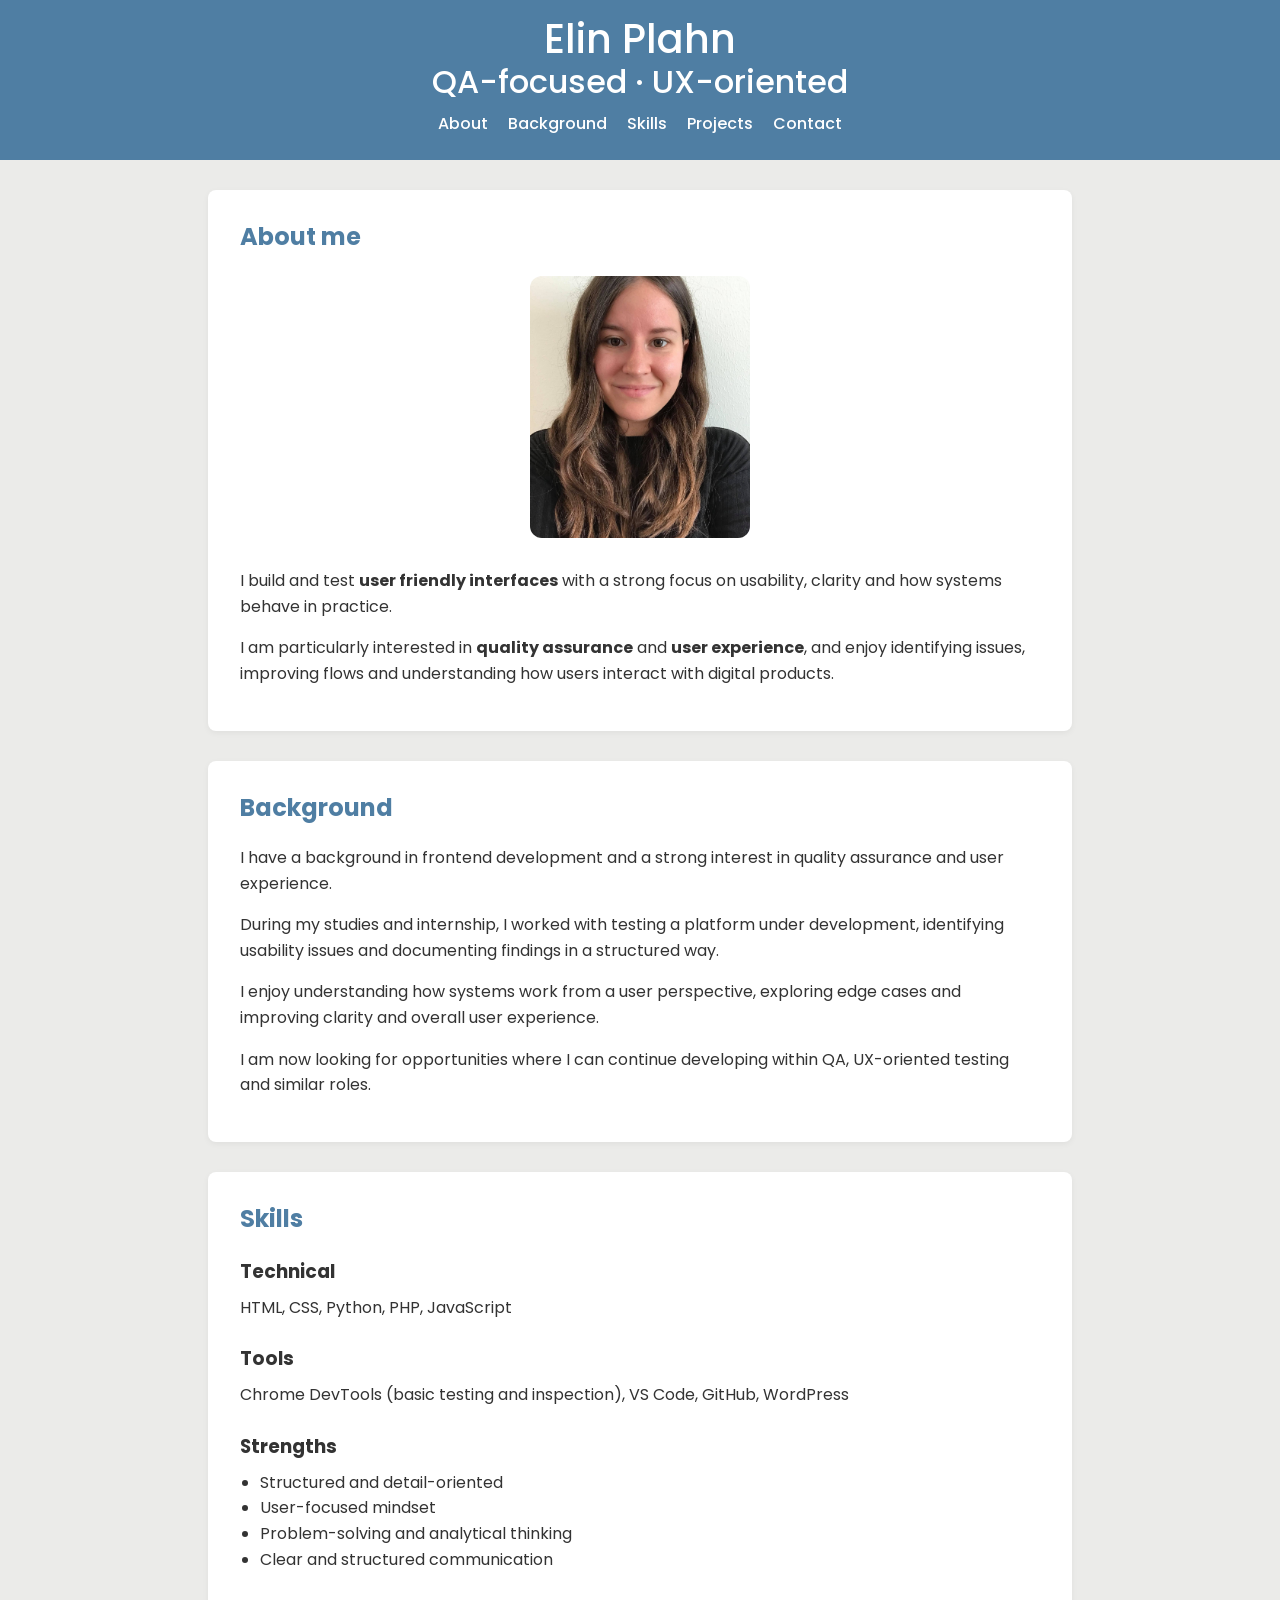
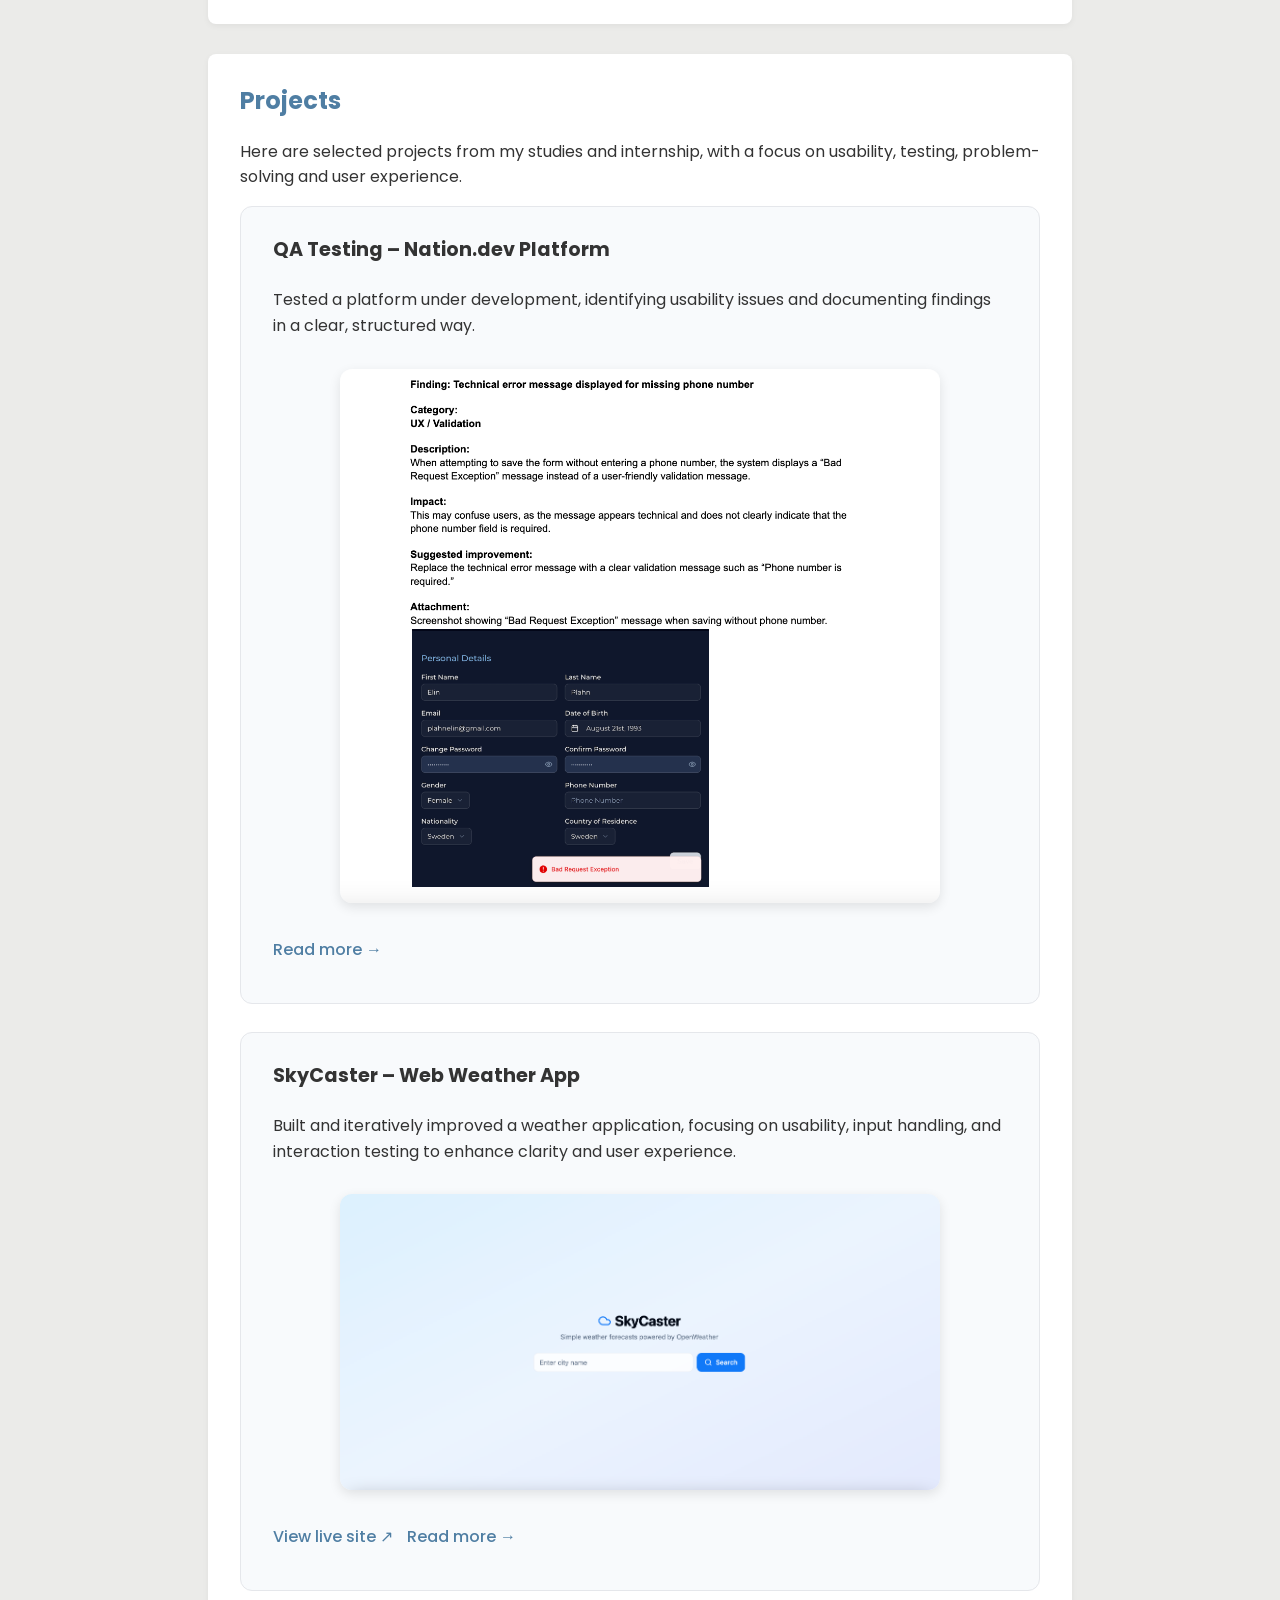
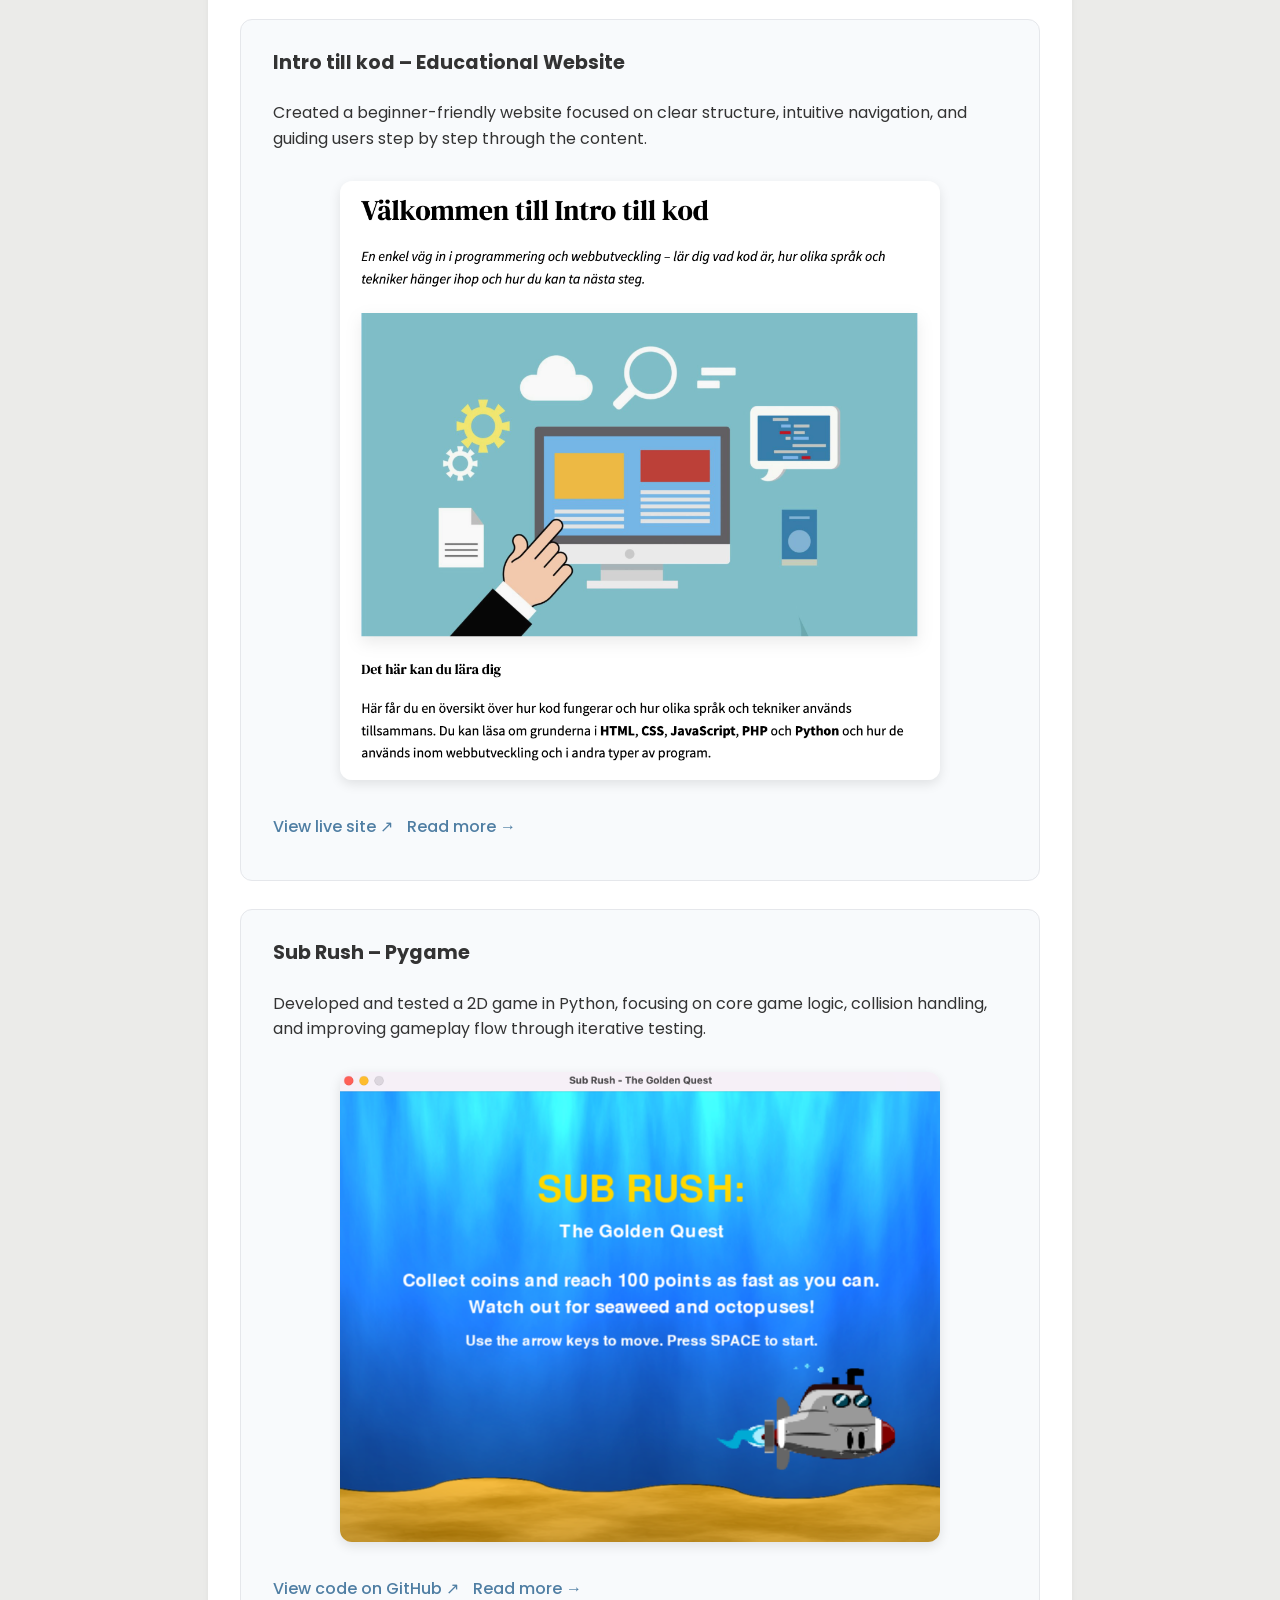
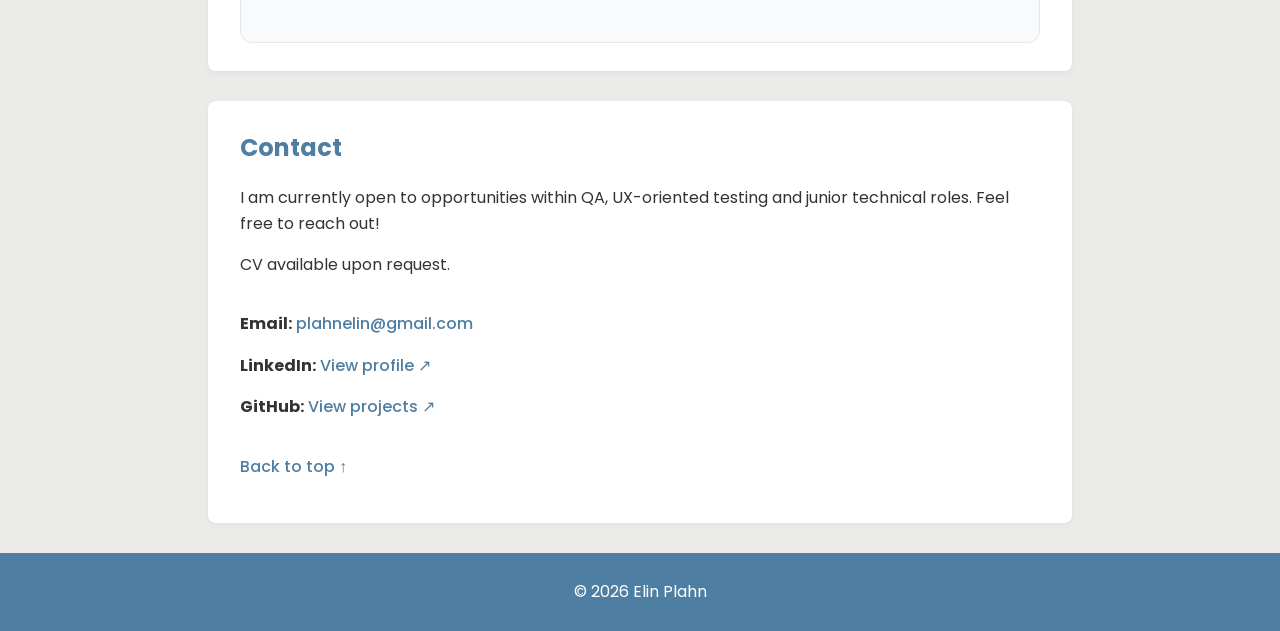
<file: index.html>
<!DOCTYPE html>
<html lang="en">
  <head>
    <meta charset="UTF-8">
    <meta name="viewport" content="width=device-width, initial-scale=1.0">
    <title>Elin Plahn | QA & UX</title>
    <link href="https://fonts.googleapis.com/css2?family=Poppins:wght@400;500;600&display=swap" rel="stylesheet">
    <link rel="stylesheet" href="css/index.css">
  </head>
  <body id="top">
    <header>
      <h1>
        <a href="#top">
          Elin Plahn 
          <span class="subtitle">QA-focused · UX-oriented</span>
        </a>
      </h1>
      <nav>
        <a href="#about">About</a>
        <a href="#background">Background</a>
        <a href="#skills">Skills</a>
      
        <div class="dropdown">
          <a href="#projects" class="dropbtn">Projects</a>
          <div class="dropdown-content">
            <a href="qa.html">QA Case</a>
            <a href="weather.html">Weather App</a>
            <a href="intro.html">Intro till kod</a>
            <a href="subrush.html">Sub Rush</a>
          </div>
        </div>
        <a href="#contact">Contact</a>
      </nav>
    </header>

    <div class="container">
      <section id="about">
        <h2>About me</h2>
        <img src="images/elinplahn.jpg" alt="Profile photo of Elin Plahn" class="profile-image">
        <p>I build and test <strong>user friendly interfaces</strong> with a strong focus on usability, clarity and how systems behave in practice.

        <p>I am particularly interested in <strong>quality assurance</strong> and <strong>user experience</strong>, and enjoy identifying issues, improving flows and understanding how users interact with digital products.</p>
      </section>
    </div>
    
    <div class="container">
      <section id="background">
        <h2>Background</h2>

        <p>I have a background in frontend development and a strong interest in quality assurance and user experience.</p>

        <p>During my studies and internship, I worked with testing a platform under development, identifying usability issues and documenting findings in a structured way.</p>

        <p>I enjoy understanding how systems work from a user perspective, exploring edge cases and improving clarity and overall user experience.</p>

        <p>I am now looking for opportunities where I can continue developing within QA, UX-oriented testing and similar roles.</p>
      </section>
    </div>

    <div class="container">
      <section id="skills">
        <h2>Skills</h2>
      
        <div class="skills-group">
          <h3>Technical</h3>
          <p>HTML, CSS, Python, PHP, JavaScript</p>
        </div>
      
        <div class="skills-group">
          <h3>Tools</h3>
          <p>Chrome DevTools (basic testing and inspection), VS Code, GitHub, WordPress</p>
        </div>
      
        <div class="skills-group">
          <h3>Strengths</h3>
          <ul>
            <li>Structured and detail-oriented</li>
            <li>User-focused mindset</li>
            <li>Problem-solving and analytical thinking</li>
            <li>Clear and structured communication</li>
          </ul>
        </div>
      </section>
    </div>
    
    <div class="container"> 
      <section id="projects">
        <h2>Projects</h2>
        <p>Here are selected projects from my studies and internship, with a focus on usability, testing, problem-solving and user experience.</p>

        <div class="projects-grid">
    
          <div class="project-card">
            <h3>QA Testing – Nation.dev Platform</h3>
            
            <p>Tested a platform under development, identifying usability issues and documenting findings in a clear, structured way.</p>

            <img src="images/qa-bad-request-error.png" alt="Technical error message shown instead of user-friendly validation feedback" class="project-image">

            <div class="project-links">
              <a href="qa.html" class="project-link">Read more →</a>
            </div>

          </div>

          <div class="project-card">
            <h3>SkyCaster – Web Weather App</h3>
            
            <p>Built and iteratively improved a weather application, focusing on usability, input handling, and interaction testing to enhance clarity and user experience.</p>

            <img src="images/skycaster-screenshot.png" alt="Screenshot of the SkyCaster weather app" class="project-image">

            <div class="project-links">
              <a href="https://sky-caster.lovable.app/" target="_blank" class="project-link">View live site ↗</a>
              <a href="weather.html" class="project-link">Read more →</a>
            </div>

          </div>

          <div class="project-card">
            <h3>Intro till kod – Educational Website</h3>

            <p>Created a beginner-friendly website focused on clear structure, intuitive navigation, and guiding users step by step through the content.</p>

            <img src="images/intro-screenshot.png" alt="Screenshot of the Intro till kod website" class="project-image">

            <div class="project-links">
              <a href="https://introtillkod.ct.ws/" target="_blank" class="project-link">View live site ↗</a>
              <a href="intro.html" class="project-link">Read more →</a>
            </div>
          
          </div>

          <div class="project-card">
            <h3>Sub Rush – Pygame</h3>

            <p>Developed and tested a 2D game in Python, focusing on core game logic, collision handling, and improving gameplay flow through iterative testing.</p>
            
            <img src="images/sub-rush-menu.png" alt="Gameplay showing submarine collecting coins and avoiding enemies" class="project-image">

            <div class="project-links">
              <a href="https://github.com/Eplahn/sub-rush-pygame" target="_blank" class="project-link">View code on GitHub ↗</a>
              <a href="subrush.html" class="project-link">Read more →</a>
            </div>

          </div>
    
        </div>
      </section>
    </div>

    <div class="container">
      <section id="contact">
        <h2>Contact</h2>
      
        <p>I am currently open to opportunities within QA, UX-oriented testing and junior technical roles. Feel free to reach out!</p>
      
        <p>CV available upon request.</p>
      
        <div class="contact-links">
          <p>
            <strong>Email:</strong>
            <a href="mailto:plahnelin@gmail.com">plahnelin@gmail.com</a>
          </p>
      
          <p>
            <strong>LinkedIn:</strong>
            <a href="https://www.linkedin.com/in/elin-plahn/" target="_blank">View profile ↗</a>
          </p>
      
          <p>
            <strong>GitHub:</strong>
            <a href="https://github.com/Eplahn" target="_blank">View projects ↗</a>
          </p>
        </div>
      
        <p class="back-link">
          <a href="#top">Back to top ↑</a>
        </p>
      </section>
    </div>
    
    <footer>
        <p>© 2026 Elin Plahn</p>
    </footer>
  </body>
</html>
</file>
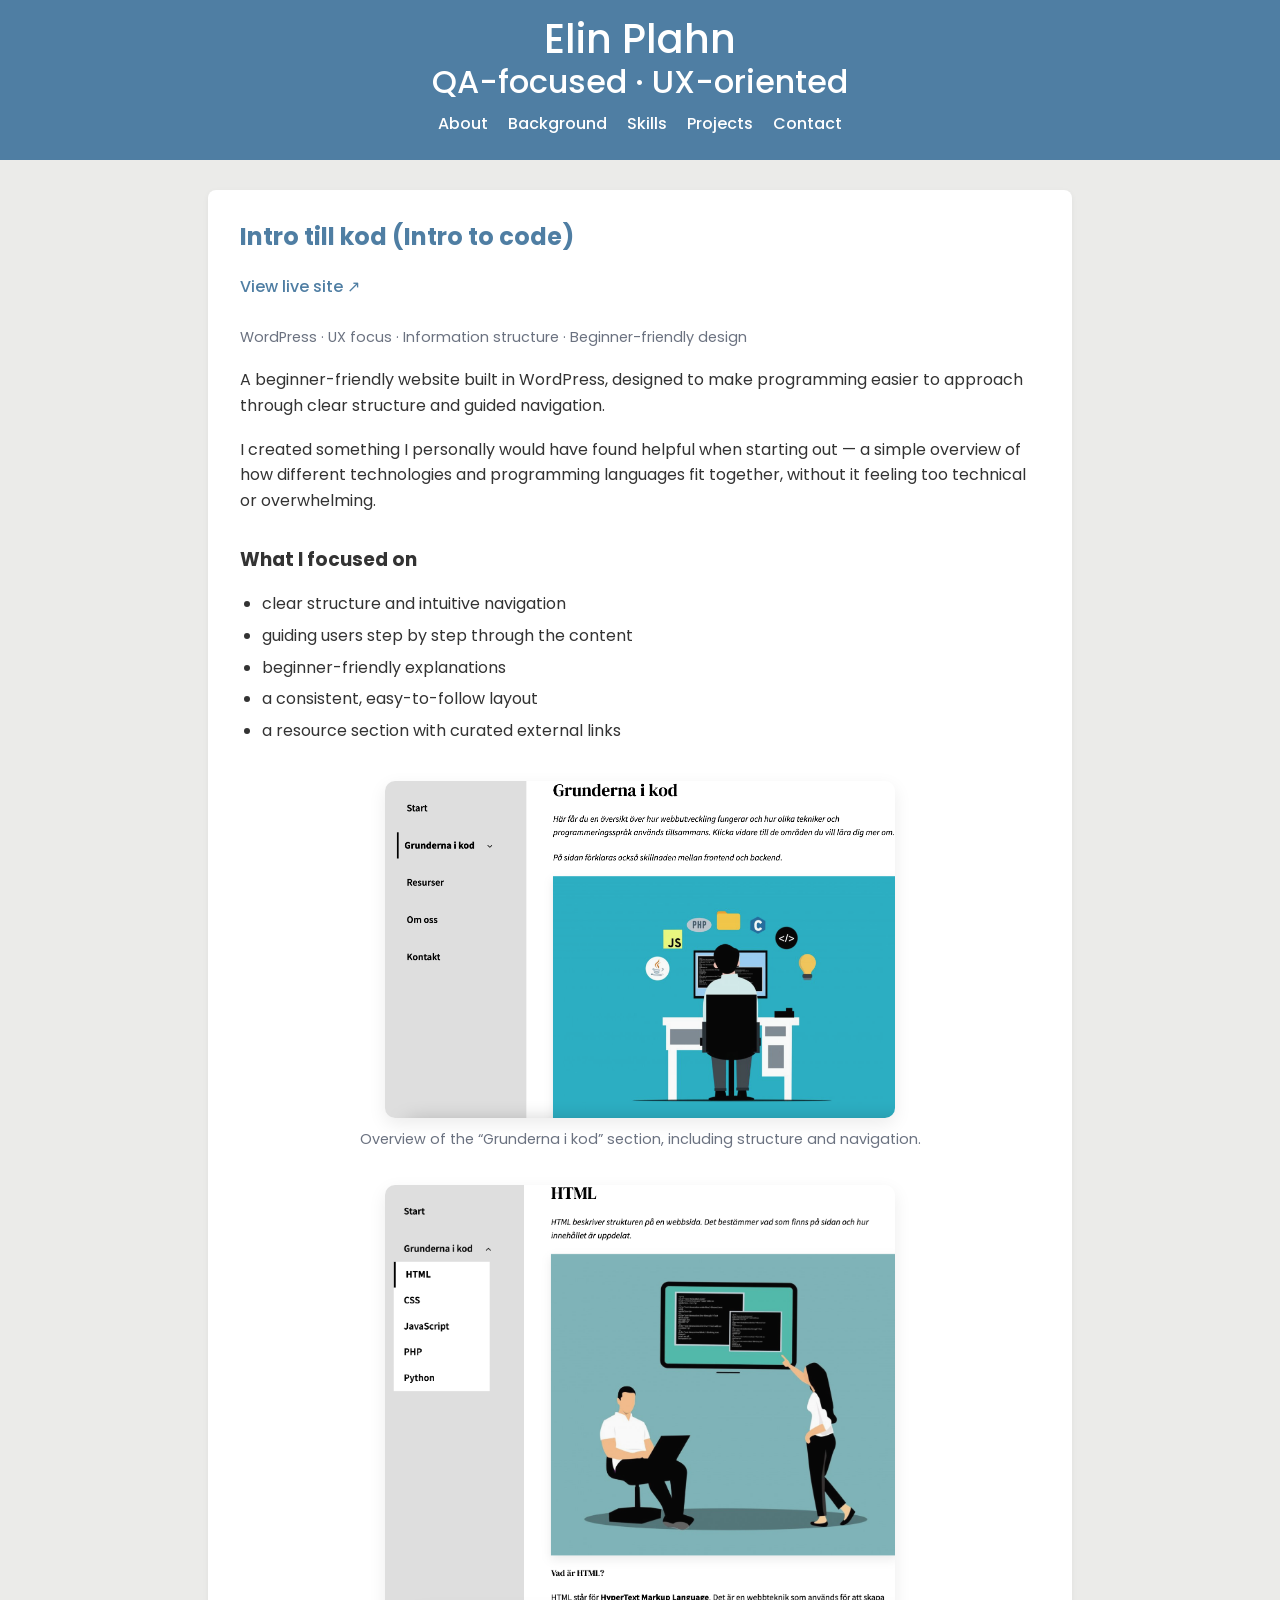
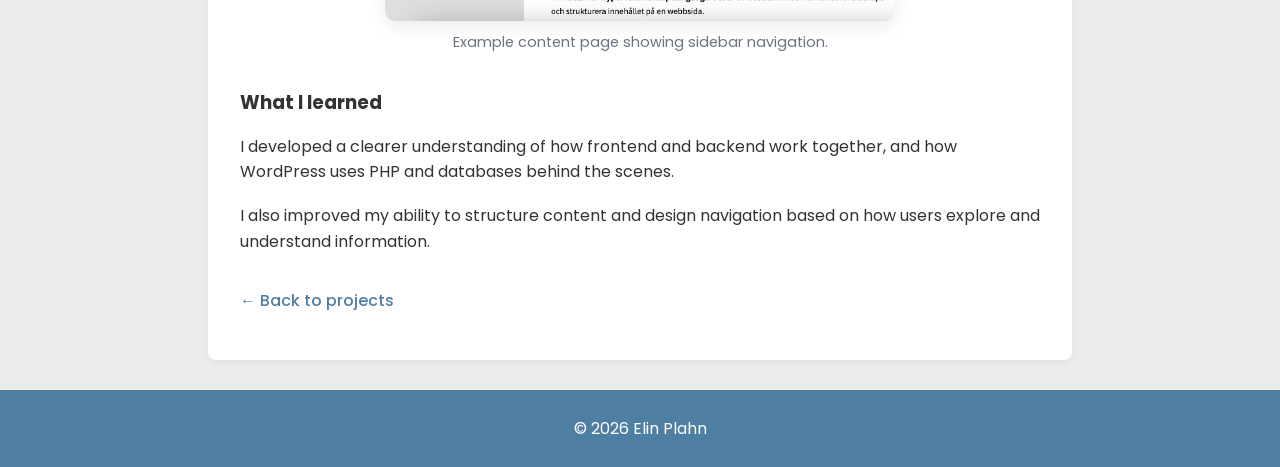
<file: intro.html>
<!DOCTYPE html>
<html lang="en">
  <head>
    <meta charset="UTF-8">
    <meta name="viewport" content="width=device-width, initial-scale=1.0">
    <title>Elin Plahn | QA & UX</title>
    <link href="https://fonts.googleapis.com/css2?family=Poppins:wght@400;500;600&display=swap" rel="stylesheet">
    <link rel="stylesheet" href="css/index.css">
  </head>
  <body id="top">
    <header>
      <h1>
        <a href="index.html#top">
          Elin Plahn 
          <span class="subtitle">QA-focused · UX-oriented</span>
        </a>
      </h1>
      <nav>
        <a href="index.html#about">About</a>
        <a href="index.html#background">Background</a>
        <a href="index.html#skills">Skills</a>
      
        <div class="dropdown">
          <a href="index.html#projects" class="dropbtn">Projects</a>
          <div class="dropdown-content">
            <a href="qa.html">QA Case</a>
            <a href="weather.html">Weather App</a>
            <a href="intro.html">Intro till kod</a>
            <a href="subrush.html">Sub Rush</a>
          </div>
        </div>
      
        <a href="index.html#contact">Contact</a>
      </nav>
    </header>
     
    <div class="container">
      <section id="intro">
        <h2>Intro till kod (Intro to code)</h2>

        <div>
          <a href="https://introtillkod.ct.ws/" target="_blank" class="go-to-link">
            View live site ↗</a>
        </div>

        <p class="project-meta">WordPress · UX focus · Information structure · Beginner-friendly design</p>

        <p>A beginner-friendly website built in WordPress, designed to make programming easier to approach through clear structure and guided navigation.</p>

        <p>I created something I personally would have found helpful when starting out — a simple overview of how different technologies and programming languages fit together, without it feeling too technical or overwhelming.</p>

        <h3>What I focused on</h3>
        <ul>
          <li>clear structure and intuitive navigation</li>
          <li>guiding users step by step through the content</li>
          <li>beginner-friendly explanations</li>
          <li>a consistent, easy-to-follow layout</li>
          <li>a resource section with curated external links</li>
        </ul>

        <figure class="project-figure">
          <img src="images/grunderna-screenshot.png" alt="Overview of the Grunderna i kod page" class="project-detail-image">
          <figcaption>Overview of the “Grunderna i kod” section, including structure and navigation.</figcaption>
        </figure>

        <figure class="project-figure">
          <img src="images/html-screenshot.png" alt="Example of the HTML page" class="project-detail-image">
          <figcaption>Example content page showing sidebar navigation.</figcaption>
        </figure>

        <h3>What I learned</h3>
        <p>I developed a clearer understanding of how frontend and backend work together, and how WordPress uses PHP and databases behind the scenes.</p>

        <p>I also improved my ability to structure content and design navigation based on how users explore and understand information.</p>

        <p class="back-link">
          <a href="index.html#projects">← Back to projects</a>
        </p>
      </section>
    </div>

    <footer>
        <p>© 2026 Elin Plahn</p>
    </footer>
  </body>
</html>
</file>
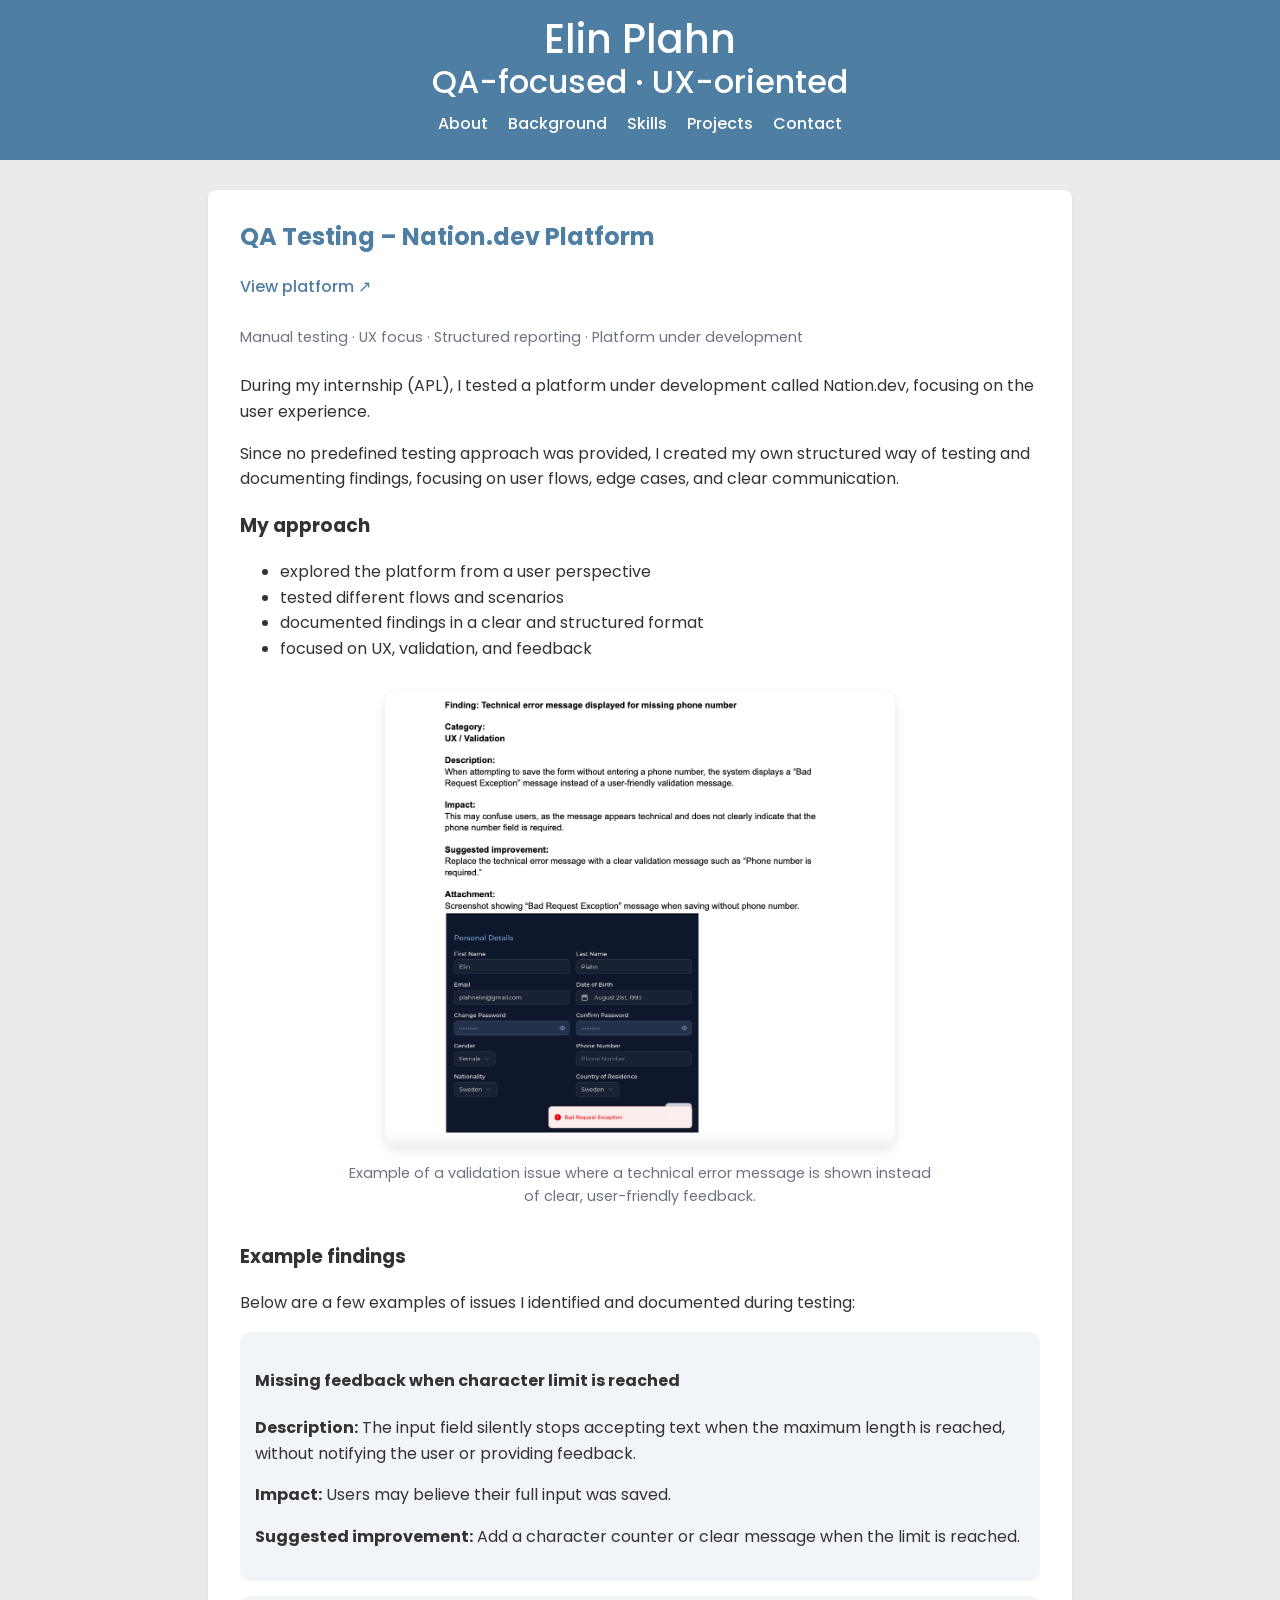
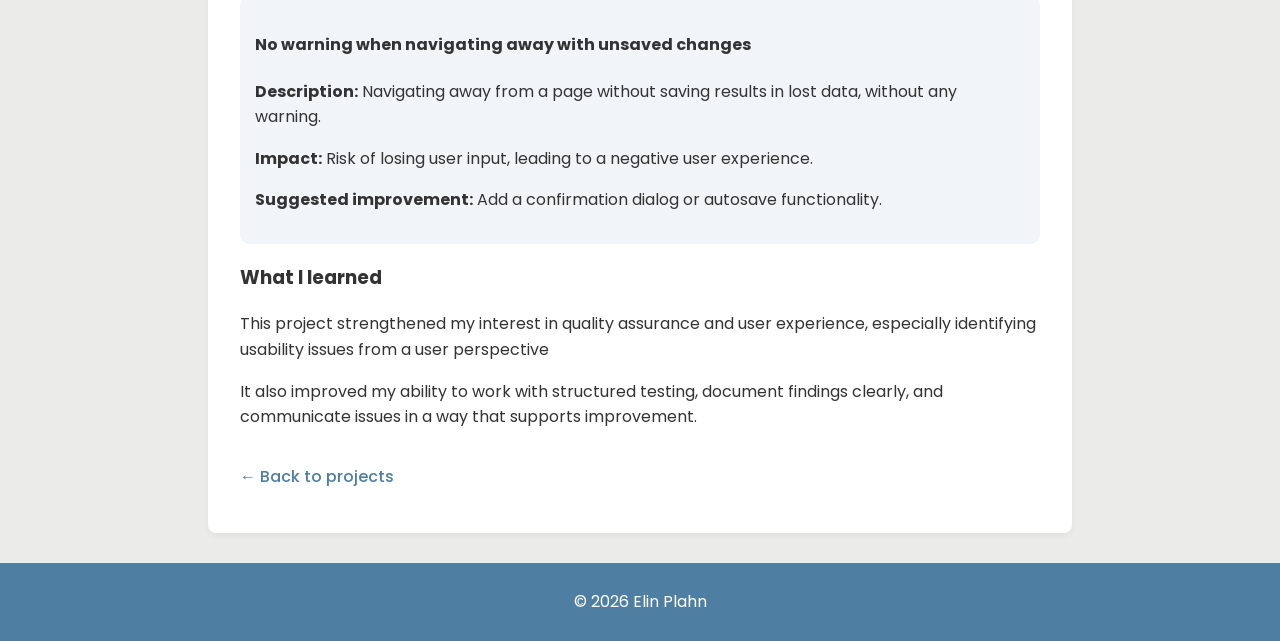
<file: qa.html>
<!DOCTYPE html>
<html lang="en">
  <head>
    <meta charset="UTF-8">
    <meta name="viewport" content="width=device-width, initial-scale=1.0">
    <title>Elin Plahn | QA & UX</title>
    <link href="https://fonts.googleapis.com/css2?family=Poppins:wght@400;500;600&display=swap" rel="stylesheet">
    <link rel="stylesheet" href="css/index.css">
  </head>
  <body id="top">
    <header>
      <h1>
        <a href="index.html#top">
          Elin Plahn 
          <span class="subtitle">QA-focused · UX-oriented</span>
        </a>
      </h1>
      <nav>
        <a href="index.html#about">About</a>
        <a href="index.html#background">Background</a>
        <a href="index.html#skills">Skills</a>
      
        <div class="dropdown">
          <a href="index.html#projects" class="dropbtn">Projects</a>
          <div class="dropdown-content">
            <a href="qa.html">QA Case</a>
            <a href="weather.html">Weather App</a>
            <a href="intro.html">Intro till kod</a>
            <a href="subrush.html">Sub Rush</a>
          </div>
        </div>
      
        <a href="index.html#contact">Contact</a>
      </nav>
    </header>

    <div class="container">
      <section class="project-detail">

        <h2>QA Testing – Nation.dev Platform</h2>
      
        <div>
          <a href="https://nation.dev" target="_blank" class="go-to-link">
            View platform ↗
          </a>
        </div>
      
        <p class="project-meta">Manual testing · UX focus · Structured reporting · Platform under development</p>

        <p>During my internship (APL), I tested a platform under development called Nation.dev, focusing on the user experience.</p>

        <p>Since no predefined testing approach was provided, I created my own structured way of testing and documenting findings, focusing on user flows, edge cases, and clear communication.</p>
      
        <h3>My approach</h3>
      
        <ul>
          <li>explored the platform from a user perspective</li>
          <li>tested different flows and scenarios</li>
          <li>documented findings in a clear and structured format</li>
          <li>focused on UX, validation, and feedback</li>
        </ul>
      
        <figure class="project-figure">
          <img src="images/qa-bad-request-error.png" alt="Technical error message shown instead of user-friendly validation feedback" class="project-image">
          <figcaption>Example of a validation issue where a technical error message is shown instead of clear, user-friendly feedback.</figcaption>
        </figure>
      
        <h3>Example findings</h3>

        <p>Below are a few examples of issues I identified and documented during testing:</p>
      
        <div class="qa-finding">
          <h4>Missing feedback when character limit is reached</h4>

          <p><strong>Description:</strong> The input field silently stops accepting text when the maximum length is reached, without notifying the user or providing feedback.</p>
          <p><strong>Impact:</strong> Users may believe their full input was saved.</p>
          <p><strong>Suggested improvement:</strong> Add a character counter or clear message when the limit is reached.</p>
        </div>
      
        <div class="qa-finding">
          <h4>No warning when navigating away with unsaved changes</h4>

          <p><strong>Description:</strong> Navigating away from a page without saving results in lost data, without any warning.</p>
          <p><strong>Impact:</strong> Risk of losing user input, leading to a negative user experience.</p>
          <p><strong>Suggested improvement:</strong> Add a confirmation dialog or autosave functionality.</p>
        </div>
      
        <h3>What I learned</h3>
      
        <p>This project strengthened my interest in quality assurance and user experience, especially identifying usability issues from a user perspective</p>

        <p>It also improved my ability to work with structured testing, document findings clearly, and communicate issues in a way that supports improvement.</p>

        <p class="back-link">
          <a href="index.html#projects">← Back to projects</a>
        </p>
      
      </section>
    </div>

    <footer>
        <p>© 2026 Elin Plahn</p>
    </footer>
  </body>
</html>
</file>
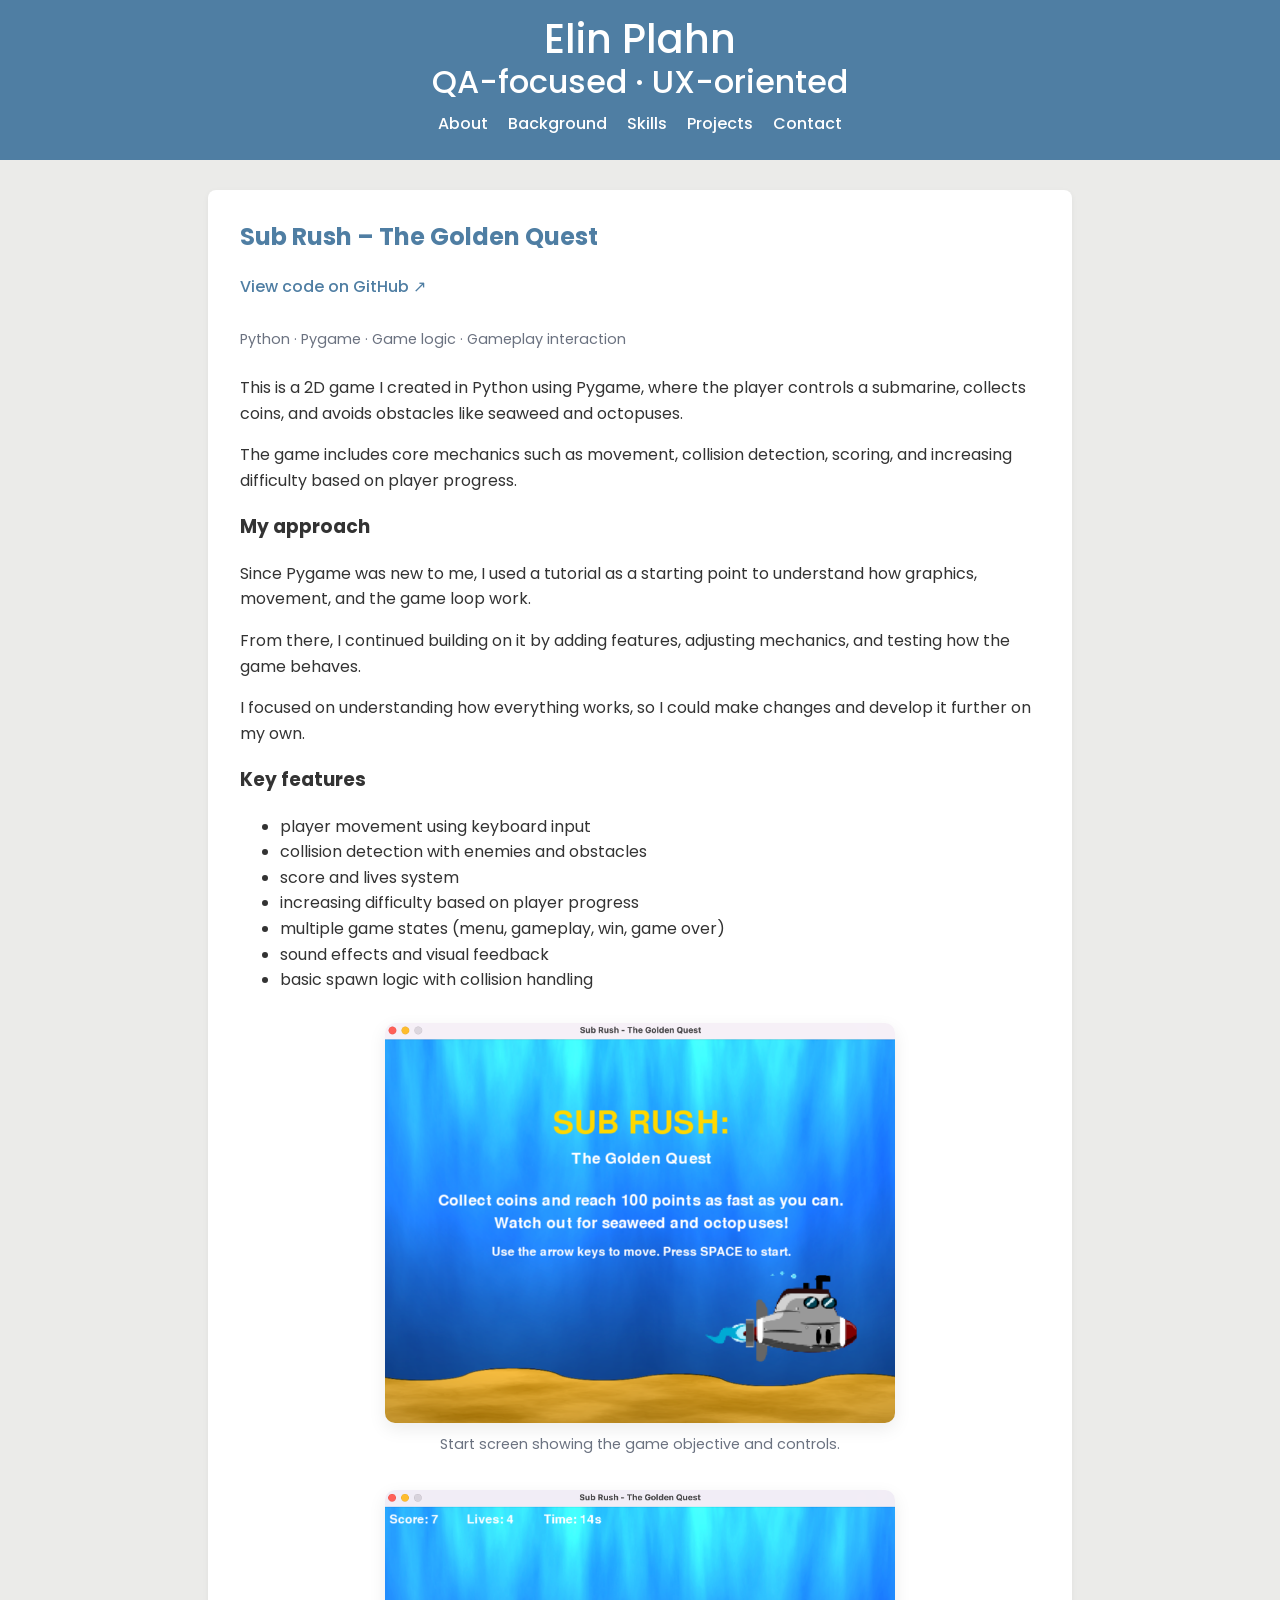
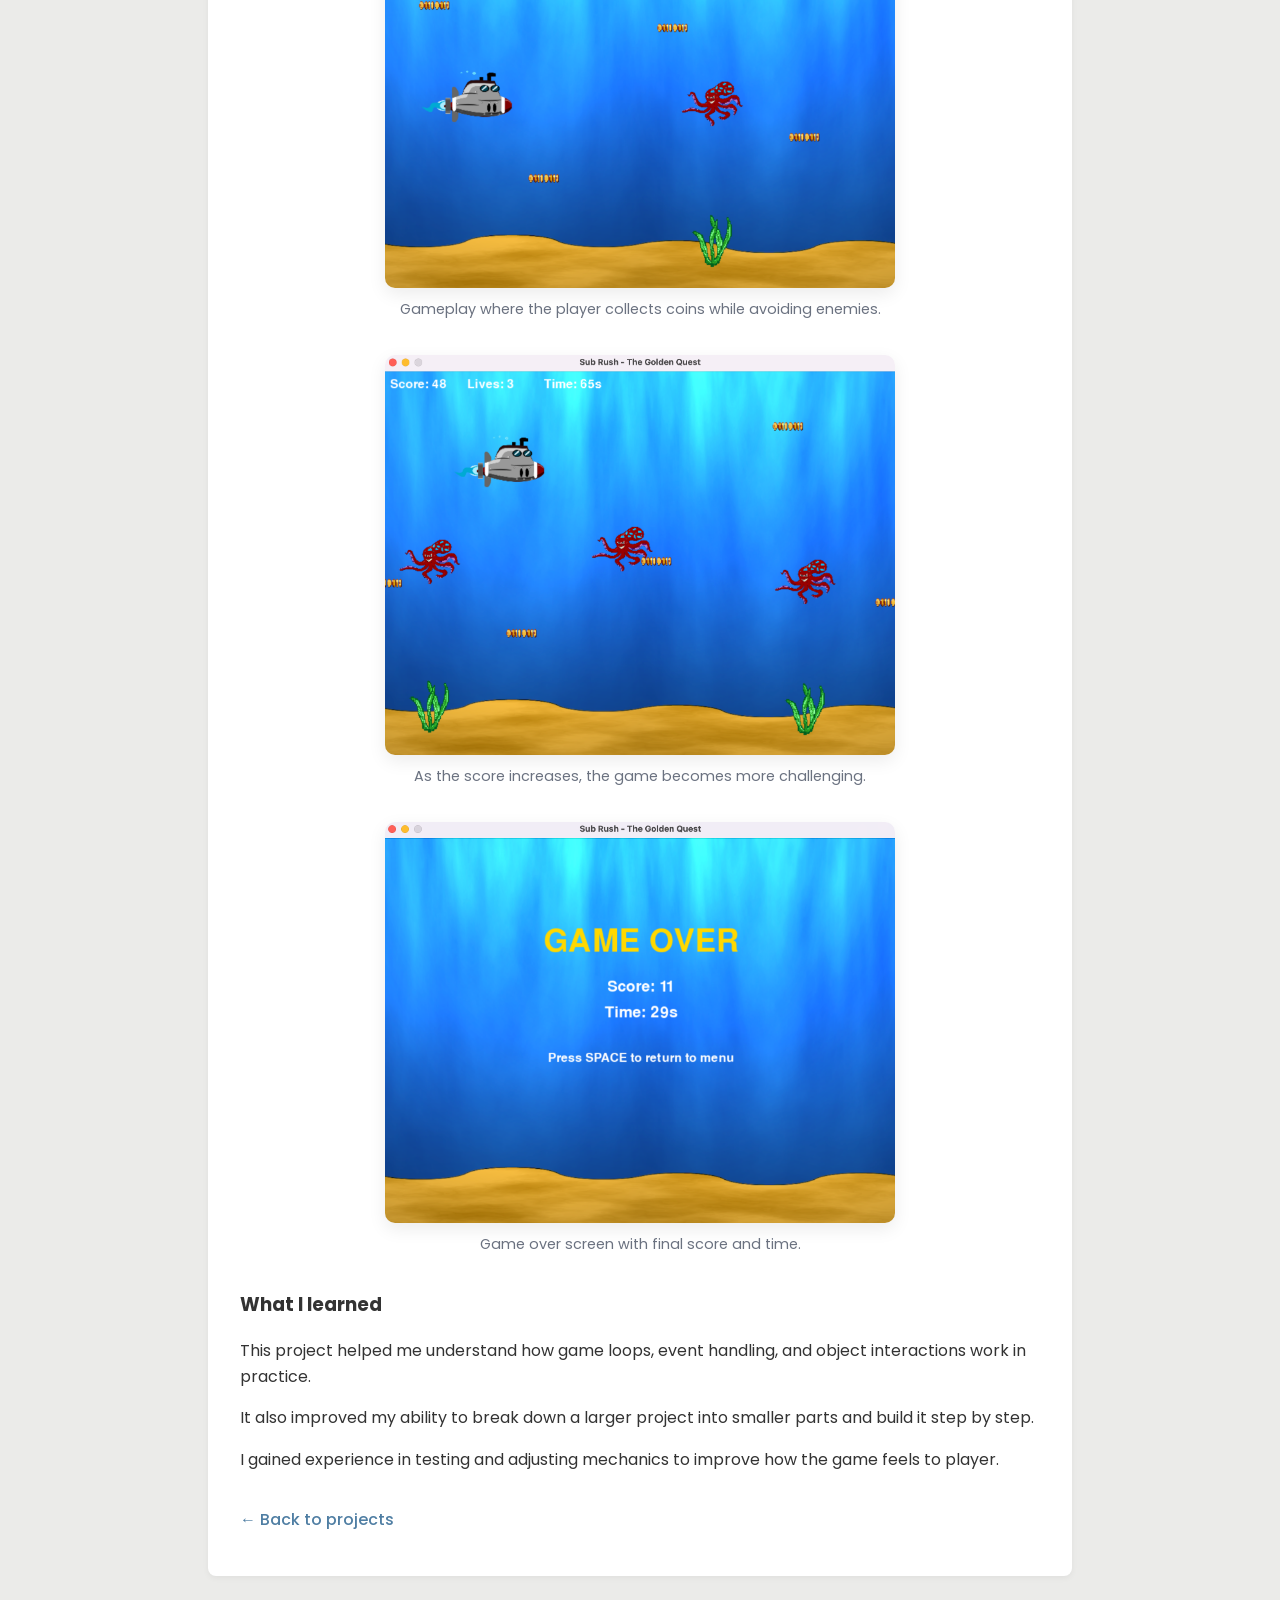
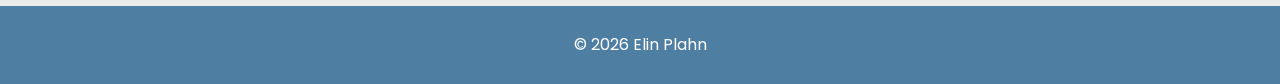
<file: subrush.html>
<!DOCTYPE html>
<html lang="en">
  <head>
    <meta charset="UTF-8">
    <meta name="viewport" content="width=device-width, initial-scale=1.0">
    <title>Elin Plahn | QA & UX</title>
    <link href="https://fonts.googleapis.com/css2?family=Poppins:wght@400;500;600&display=swap" rel="stylesheet">
    <link rel="stylesheet" href="css/index.css">
  </head>
  <body id="top">
    <header>
      <h1>
        <a href="index.html#top">
          Elin Plahn 
          <span class="subtitle">QA-focused · UX-oriented</span>
        </a>
      </h1>
      <nav>
        <a href="index.html#about">About</a>
        <a href="index.html#background">Background</a>
        <a href="index.html#skills">Skills</a>
      
        <div class="dropdown">
          <a href="index.html#projects" class="dropbtn">Projects</a>
          <div class="dropdown-content">
            <a href="qa.html">QA Case</a>
            <a href="weather.html">Weather App</a>
            <a href="intro.html">Intro till kod</a>
            <a href="subrush.html">Sub Rush</a>
          </div>
        </div>
      
        <a href="index.html#contact">Contact</a>
      </nav>
    </header>

    <div class="container">
      <section id="other">

        <h2>Sub Rush – The Golden Quest</h2>

        <p>
          <a href="https://github.com/Eplahn/sub-rush-pygame" target="_blank" class="go-to-link">View code on GitHub ↗</a>
        </p>
  
        <p class="project-meta">Python · Pygame · Game logic · Gameplay interaction</p>

        <p>This is a 2D game I created in Python using Pygame, where the player controls a submarine, collects coins, and avoids obstacles like seaweed and octopuses.</p>

        <p>The game includes core mechanics such as movement, collision detection, scoring, and increasing difficulty based on player progress.</p>

        <h3>My approach</h3>

        <p>Since Pygame was new to me, I used a tutorial as a starting point to understand how graphics, movement, and the game loop work.</p>

        <p>From there, I continued building on it by adding features, adjusting mechanics, and testing how the game behaves.</p>

        <p>I focused on understanding how everything works, so I could make changes and develop it further on my own.</p>

        <h3>Key features</h3>

        <ul>
          <li>player movement using keyboard input</li>
          <li>collision detection with enemies and obstacles</li>
          <li>score and lives system</li>
          <li>increasing difficulty based on player progress</li>
          <li>multiple game states (menu, gameplay, win, game over)</li>
          <li>sound effects and visual feedback</li>
          <li>basic spawn logic with collision handling</li>
        </ul>

        <figure class="project-figure">
          <img src="images/sub-rush-menu.png" alt="Start screen for Sub Rush game showing instructions and title" class="project-detail-image">
          <figcaption>Start screen showing the game objective and controls.</figcaption>
        </figure>

        <figure class="project-figure">
          <img src="images/sub-rush-gameplay.png" alt="Gameplay showing submarine collecting coins and avoiding octopus enemies" class="project-detail-image">
          <figcaption>Gameplay where the player collects coins while avoiding enemies.</figcaption>
        </figure>

        <figure class="project-figure">
          <img src="images/sub-rush-gameplay-2.png" alt="Gameplay showing increased difficulty with more obstacles" class="project-detail-image">
          <figcaption>As the score increases, the game becomes more challenging.</figcaption>
        </figure>

        <figure class="project-figure">
          <img src="images/sub-rush-game-over.png" alt="Game over screen showing final score and time" class="project-detail-image">
          <figcaption>Game over screen with final score and time.</figcaption>
        </figure>

        <h3>What I learned</h3>

        <p>This project helped me understand how game loops, event handling, and object interactions work in practice.</p>

        <p>It also improved my ability to break down a larger project into smaller parts and build it step by step.</p>

        <p>I gained experience in testing and adjusting mechanics to improve how the game feels to player.</p>

        <p class="back-link">
          <a href="index.html#projects">← Back to projects</a>
        </p>

      </section>
    </div>
     
    <footer>
        <p>© 2026 Elin Plahn</p>
    </footer>
  </body>
</html>
</file>
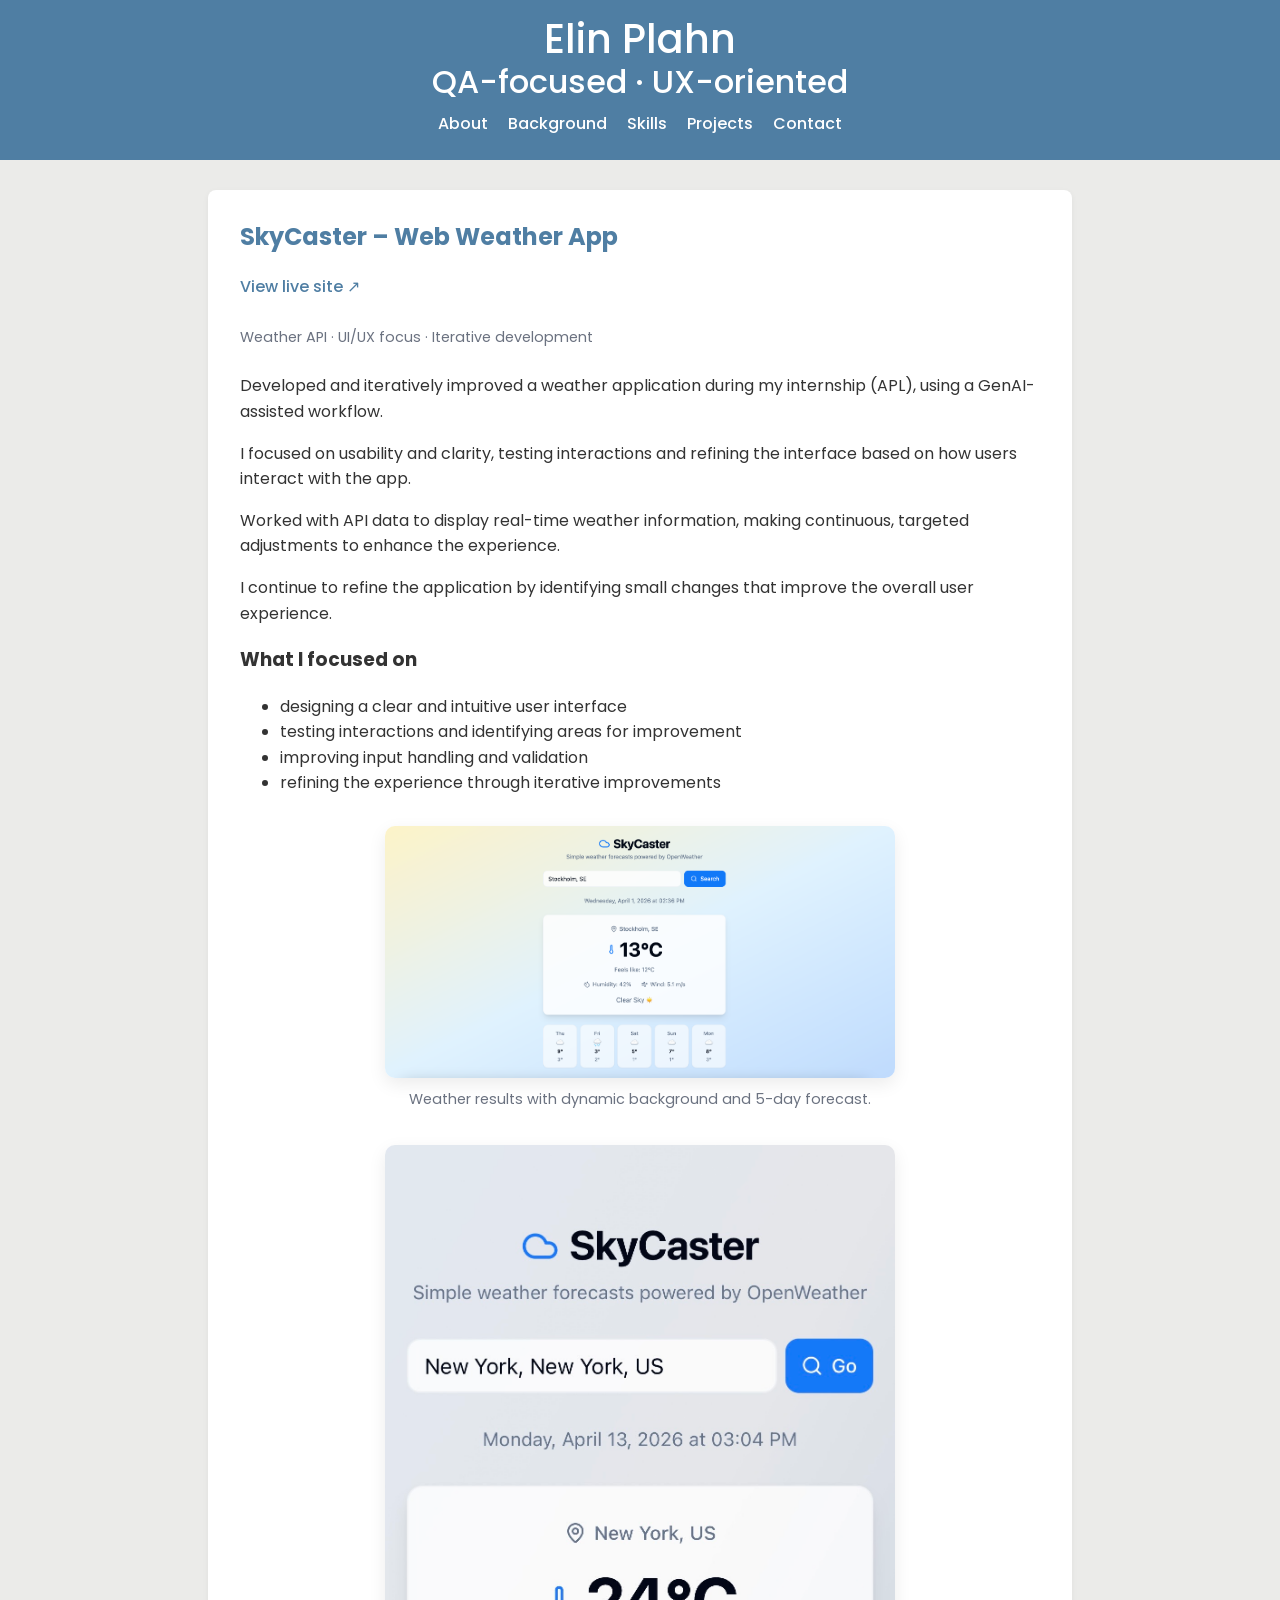
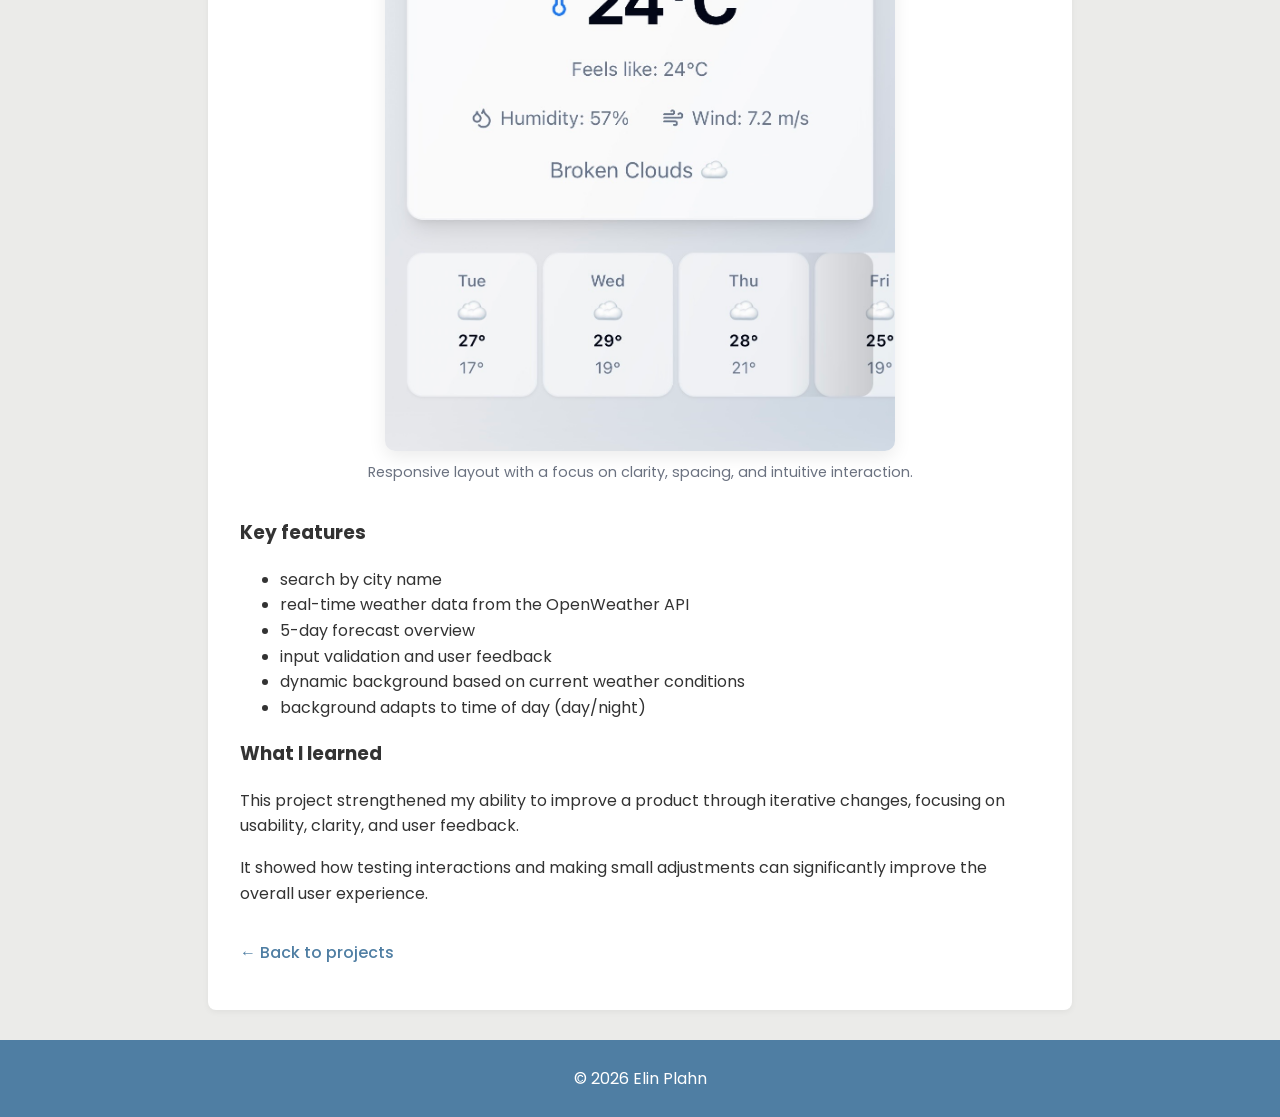
<file: weather.html>
<!DOCTYPE html>
<html lang="en">
  <head>
    <meta charset="UTF-8">
    <meta name="viewport" content="width=device-width, initial-scale=1.0">
    <title>Elin Plahn | QA & UX</title>
    <link href="https://fonts.googleapis.com/css2?family=Poppins:wght@400;500;600&display=swap" rel="stylesheet">
    <link rel="stylesheet" href="css/index.css">
  </head>
  <body id="top">
    <header>
      <h1>
        <a href="index.html#top">
          Elin Plahn 
          <span class="subtitle">QA-focused · UX-oriented</span>
        </a>
      </h1>
      <nav>
        <a href="index.html#about">About</a>
        <a href="index.html#background">Background</a>
        <a href="index.html#skills">Skills</a>
      
        <div class="dropdown">
          <a href="index.html#projects" class="dropbtn">Projects</a>
          <div class="dropdown-content">
            <a href="qa.html">QA Case</a>
            <a href="weather.html">Weather App</a>
            <a href="intro.html">Intro till kod</a>
            <a href="subrush.html">Sub Rush</a>
          </div>
        </div>
      
        <a href="index.html#contact">Contact</a>
      </nav>
    </header>

    <div class="container">
      <section id="weather">
        <h2>SkyCaster – Web Weather App</h2>

        <div>
          <a href="https://sky-caster.lovable.app/" target="_blank" class="go-to-link">
            View live site ↗
          </a>
        </div>

        <p class="project-meta">Weather API · UI/UX focus · Iterative development</p>

        <p>Developed and iteratively improved a weather application during my internship (APL), using a GenAI-assisted workflow.</p>

        <p>I focused on usability and clarity, testing interactions and refining the interface based on how users interact with the app.</p>

        <p>Worked with API data to display real-time weather information, making continuous, targeted adjustments to enhance the experience.</p>

        <p>I continue to refine the application by identifying small changes that improve the overall user experience.</p>

        <h3>What I focused on</h3>
        <ul>
          <li>designing a clear and intuitive user interface</li>
          <li>testing interactions and identifying areas for improvement</li>
          <li>improving input handling and validation</li>
          <li>refining the experience through iterative improvements</li>
        </ul>

        <figure class="project-figure">
          <img src="images/skycaster2-screenshot.png" alt="SkyCaster weather app interface" class="project-detail-image">
          <figcaption>Weather results with dynamic background and 5-day forecast.</figcaption>
        </figure>

        <figure class="project-figure">
          <img src="images/skycaster3-screenshot.png" alt="SkyCaster weather app interface" class="project-detail-image">
          <figcaption>Responsive layout with a focus on clarity, spacing, and intuitive interaction.</figcaption>
        </figure>

        <h3>Key features</h3>
        <ul>
          <li>search by city name</li>
          <li>real-time weather data from the OpenWeather API</li>
          <li>5-day forecast overview</li>
          <li>input validation and user feedback</li>
          <li>dynamic background based on current weather conditions</li>
          <li>background adapts to time of day (day/night)</li>
        </ul>

        <h3>What I learned</h3>

        <p>This project strengthened my ability to improve a product through iterative changes, focusing on usability, clarity, and user feedback.</p>

        <p>It showed how testing interactions and making small adjustments can significantly improve the overall user experience.</p>

        <p class="back-link">
          <a href="index.html#projects">← Back to projects</a>
        </p>
      </section>
    </div>

    <footer>
        <p>© 2026 Elin Plahn</p>
    </footer>
  </body>
</html>
</file>
<file: css/index.css>
/* GLOBAL STYLING */

html {
  scroll-behavior: smooth;
}
  
body {
  margin: 0;
  padding: 0;
  color: #333;
  background-color: #ebebe9;
  font-family: "Poppins", "Segoe UI", Helvetica, Arial, sans-serif;
  line-height: 1.6;
}
  
h1 {
  margin: 0;
  font-size: 2.5em;
  font-weight: 500;
  line-height: 1.20;
}
  
h2 {
  color: #4f7ea3;
  margin-top: 0;
  margin-bottom: 18px;
}
  
a {
  text-decoration: none;
}
  
  
  /* LAYOUT */
  
.container {
  background-color: white;
  margin: 30px auto;
  padding: 28px 32px;
  max-width: 800px;
  border-radius: 8px;
  box-shadow: 0 2px 6px rgba(0, 0, 0, 0.05);
}
  
footer {
  background-color: #4f7ea3;
  color: #fff;
  padding: 10px;
  text-align: center;
  font-family: "Poppins", "Segoe UI", Helvetica, Arial, sans-serif;
}
  
  
/* HEADER & NAV */
  
header {
  background-color: #4f7ea3;
  color: #fff;
  padding: 15px;
  text-align: center;
}

.subtitle {
  display: block;
  font-size: 0.8em;
}
  
h1 a {
  color: white;
}
  
nav {
  display: flex;
  justify-content: center;
  align-items: center;
  gap: 20px;
  margin-top: 10px;
  margin-bottom: 8px;
}
  
nav a {
  color: white;
  text-underline-offset: 4px;
  font-weight: 500;
}
  
nav a:hover {
  text-decoration: underline;
}
  
nav a.active {
  text-decoration: underline;
  font-weight: 600;
}
  
  
/* Dropdown */
  
.dropdown {
  position: relative;
}
  
.dropdown-content {
  display: none;
  position: absolute;
  background-color: white;
  min-width: 180px;
  border-radius: 6px;
  box-shadow: 0 4px 10px rgba(0,0,0,0.1);
  top: 100%;
  left: 0;
  z-index: 1000;
}
  
.dropdown-content a {
  color: #333;
  padding: 10px;
  display: block;
}
  
.dropdown-content a:hover {
  background-color: #f2f2f2;
  padding-left: 14px;
  transition: 0.2s;
}
  
.dropdown:hover .dropdown-content {
  display: block;
}
  
.dropbtn {
  background: none;
  border: none;
  color: white;
  font: inherit;
  font-weight: 500;
  cursor: pointer;
  padding: 0;
}
  
.dropbtn:hover {
  text-decoration: underline;
}
  
  
/* REUSABLE COMPONENTS */
  
/* Skills */
  
.skills-group {
  margin-bottom: 24px;
}
  
.skills-group h3 {
  margin-bottom: 8px;
}
  
.skills-group p,
.skills-group ul {
  margin: 0;
}
  
.skills-group ul {
  padding-left: 20px;
}
  
  
/* Project cards */
  
.projects-grid {
  display: flex;
  flex-direction: column;
  gap: 28px;
}
  
.project-card {
  display: flex;
  flex-direction: column;
  gap: 14px;
  background-color: #f8fafc;
  border-radius: 12px;
  padding: 28px 32px;
  border: 1px solid #e5e7eb;
  transition: transform 0.2s ease, box-shadow 0.2s ease;
}
  
.project-card:hover {
  transform: translateY(-4px);
  box-shadow: 0 8px 20px rgba(0,0,0,0.08);
}

.project-card h3 {
  margin-top: 0;
  margin-bottom: 8px;
  font-size: 1.2rem;
}
  
.project-card p {
  margin-top: 0;
  margin-bottom: 16px;
}
  
  
/* Links */
  
.project-links {
  display: flex;
  gap: 14px;
  margin-top: 4px;
  margin-bottom: 12px;
  flex-wrap: wrap;
}
  
.project-link {
  font-weight: 500;
  color: #4f7ea3;
  transition: 0.2s;
}
  
.project-link:hover {
  text-decoration: underline;
  color: #2f5978;
  transform: translateY(-4px);
}
  
  
/* Meta */
  
.project-meta {
  font-size: 0.9rem;
  color: #6b7280;
  margin-bottom: 24px;
}
  
  
/* QA */
  
.qa-finding {
  background-color: #f1f5f9;
  padding: 15px;
  border-radius: 10px;
  margin-top: 15px;
}
  
  
/* Utility links */

.go-to-link {
  display: inline-block;
  margin-bottom: 12px;
  color: #4f7ea3;
  font-weight: 500;
}

.go-to-link:hover {
  text-decoration: underline;
  color: #2f5978;
}
  
.back-link {
  margin-top: 24px;
  padding-top: 10px;
}

.back-link a {
  color: #4f7ea3;
  font-weight: 500;
}

.back-link a:hover {
  text-decoration: underline;
  color: #2f5978;
}
  
/* Contact */
  
.contact-links {
  padding-top: 1px;
}
  
.contact-links a {
  color: #4f7ea3;
  font-weight: 500;
}
  
.contact-links a:hover {
  text-decoration: underline;
  color: #2f5978;
}
  
  
/* IMAGES */
  
.profile-image {
  display: block;
  width: 100%;
  max-width: 220px;
  border-radius: 12px;
  margin: 20px auto 30px auto;
}
  
.project-image {
  display: block;
  width: 85%;
  max-width: 600px;
  margin: 0 auto 16px auto;
  border-radius: 12px;
  box-shadow: 0 4px 12px rgba(0,0,0,0.1);
}
  
.project-detail-image {
  display: block;
  width: 85%;
  max-width: 600px;
  margin: 0 auto;
  border-radius: 10px;
  box-shadow: 0 6px 18px rgba(0,0,0,0.08);
}
  
.project-figure {
  margin: 30px auto 34px auto;
  max-width: 600px;
}
  
.project-figure figcaption {
  margin-top: 10px;
  font-size: 0.9rem;
  color: #6b7280;
  text-align: center;
}
  
  
/* PAGE-SPECIFIC (INTRO) */
  
#intro p {
  margin-bottom: 18px;
}
  
#intro ul {
  margin-bottom: 38px;
  padding-left: 22px;
}
  
#intro li {
  margin-bottom: 6px;
}
  
#intro h3 {
  margin-top: 32px;
  margin-bottom: 14px;
}
  
  
/* RESPONSIVE */
  
@media (max-width: 768px) {
  header {
    padding: 18px 16px;
  }
  
  h1 {
    font-size: 2rem;
    line-height: 1.2;
  }
  
  nav {
    flex-wrap: wrap;
    gap: 10px 14px;
    margin-top: 14px;
  }
  
  nav a {
    font-size: 0.95rem;
  }
  
  .dropdown-content {
    display: none;
    position: static;
    transform: none;
    box-shadow: none;
    background: transparent;
    min-width: unset;
    margin-top: 6px;
    text-align: center;
  }
  
  .dropdown-content a {
    color: white;
    padding: 6px 0;
  }
  
  .container {
    margin: 20px 14px;
    padding: 18px;
  }
  
  .project-card {
    padding: 20px;
  }
  
  .project-image,
  .project-detail-image {
    width: 100%;
    max-width: 100%;
  }
}
  
@media (max-width: 480px) {
  h1 {
    font-size: 1.7rem;
  }  
  
  h2 {
    font-size: 1.9rem;
  }
  
  nav {
    gap: 8px 12px;
  }
  
  nav a {
    font-size: 0.9rem;
  }
  
  .dropdown-content {
    display: none !important;
  }
  
  .container {
    margin: 14px 10px;
    padding: 16px;
    border-radius: 6px;
  }
  
  .project-card {
    padding: 16px;
  }
  
  .project-card h3 {
    font-size: 1.1rem;
  }
  
  .project-links {
    gap: 10px;
  }
}
</file>
